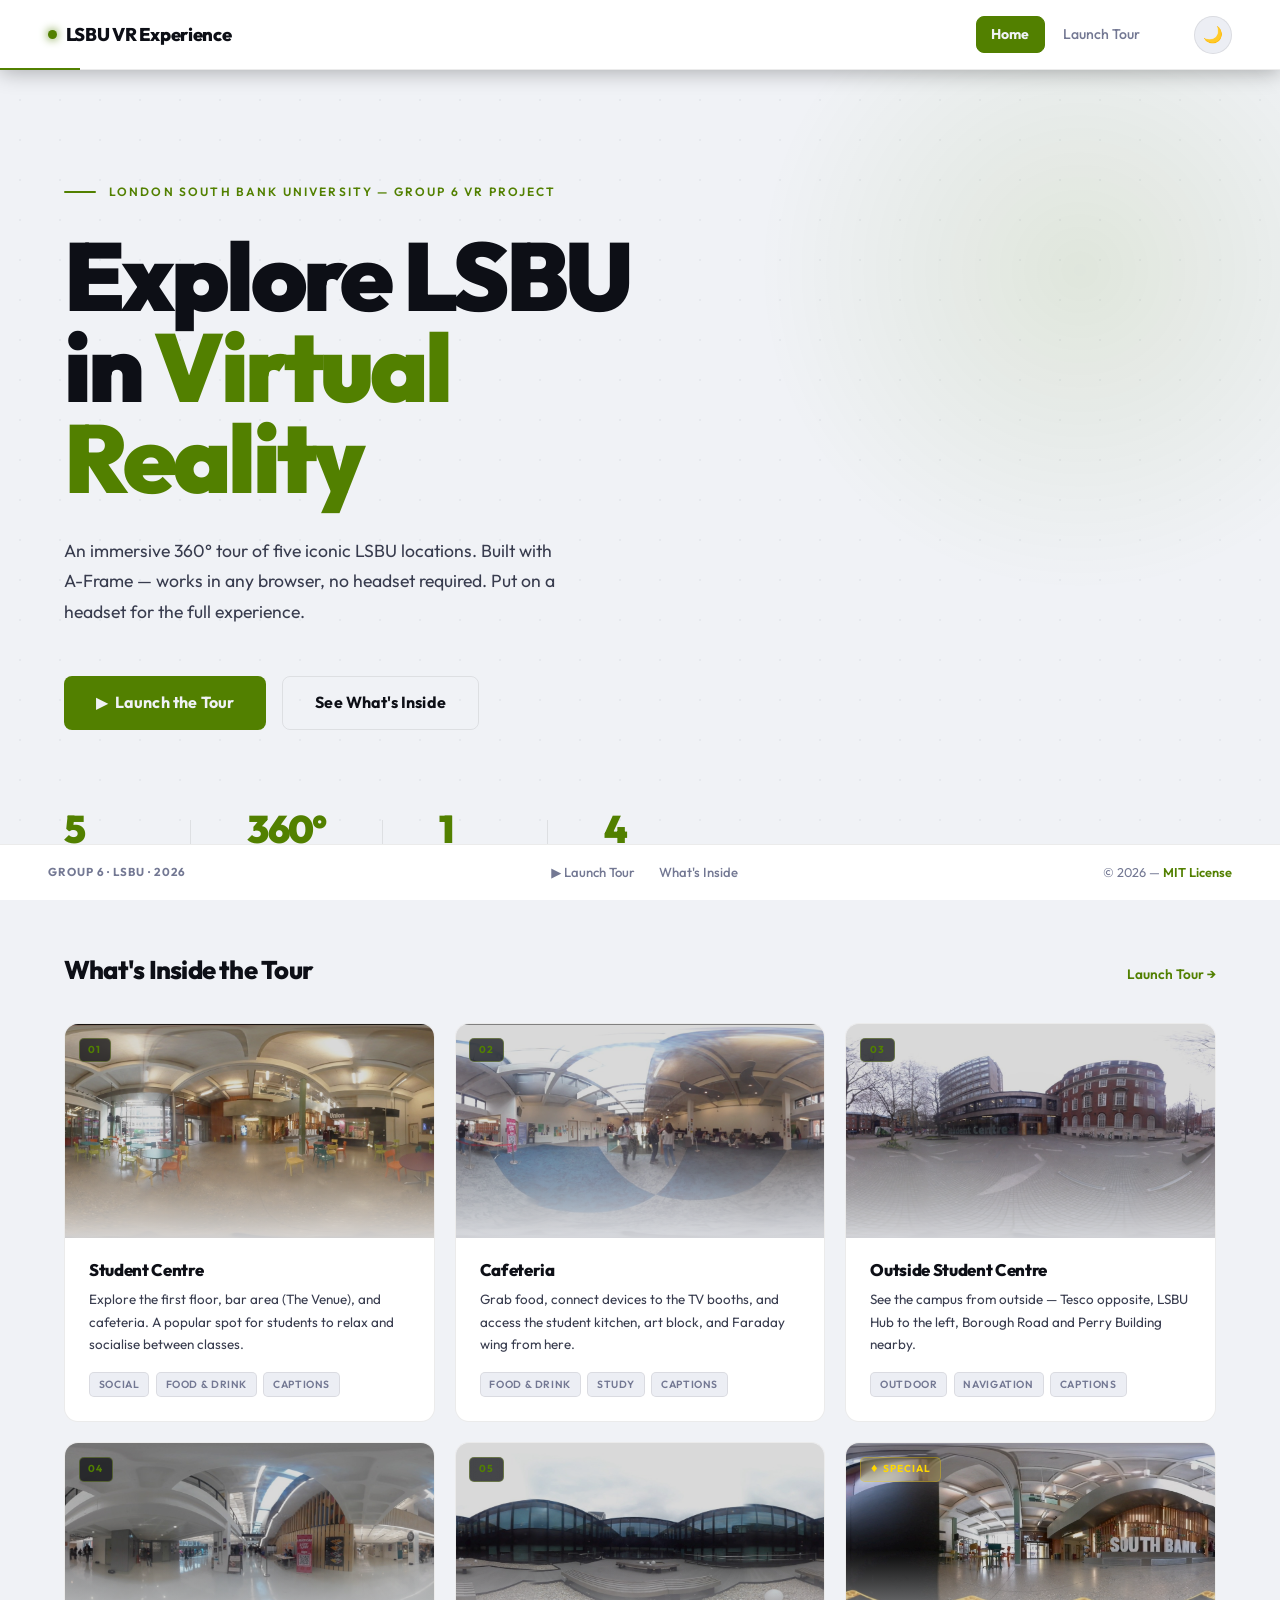
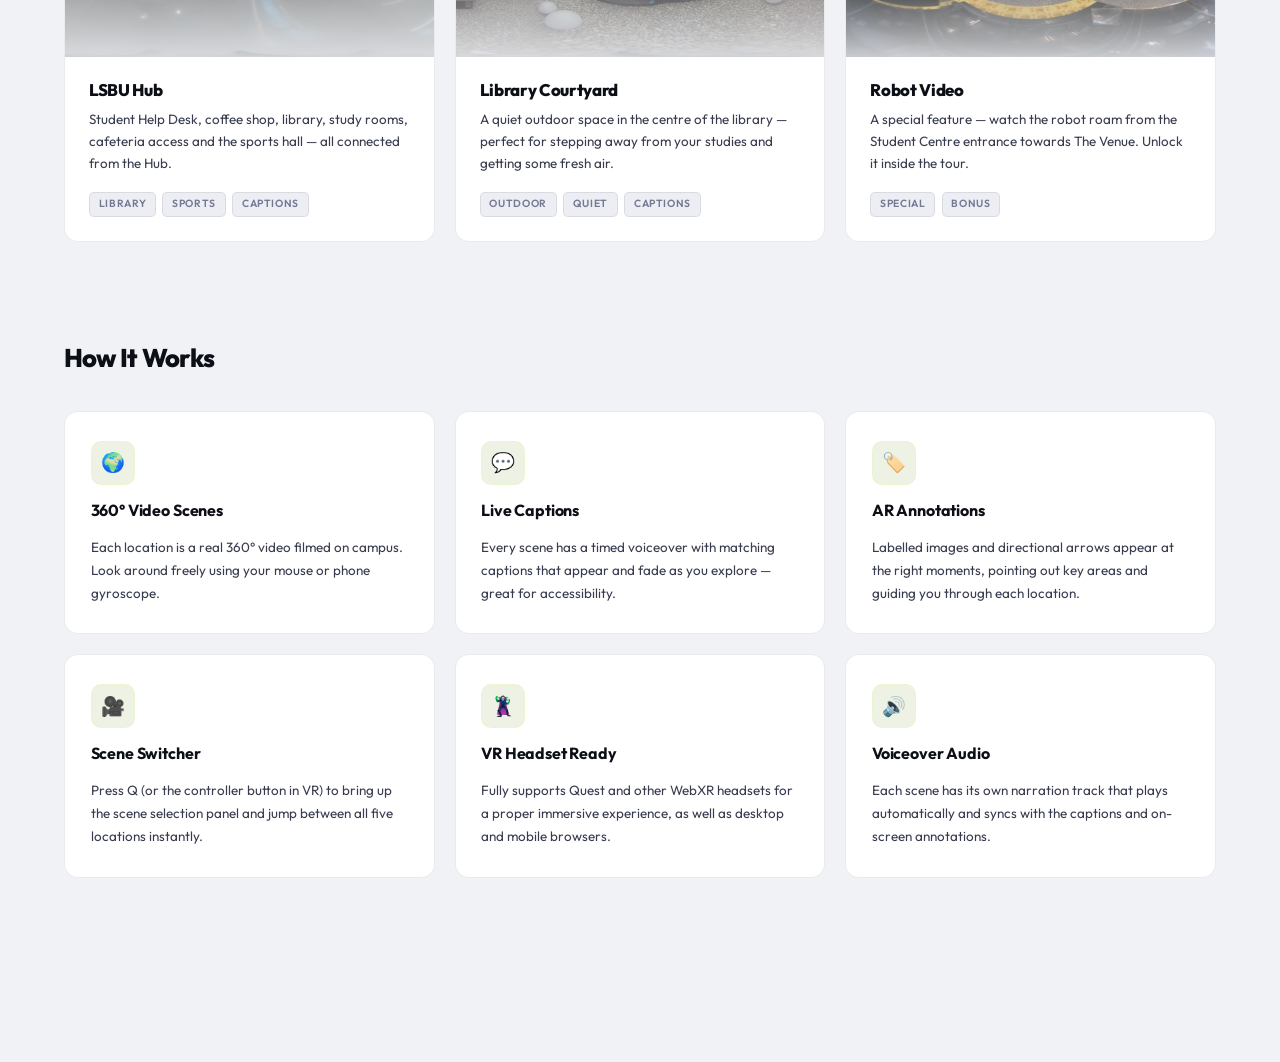
<file: index.html>
<!DOCTYPE html>
<html lang="en">
<head>
    <meta charset="UTF-8" />
    <meta name="viewport" content="width=device-width, initial-scale=1.0" />
    <title>LSBU VR Experience</title>
    <meta name="description" content="Explore London South Bank University through an immersive 360° VR tour built by Group 6." />

    <link rel="preconnect" href="https://fonts.googleapis.com" />
    <link rel="preconnect" href="https://fonts.gstatic.com" crossorigin />
    <link href="https://fonts.googleapis.com/css2?family=Outfit:wght@300;400;500;600;700;800;900&display=swap" rel="stylesheet" />

    <!-- Apply saved theme before paint to avoid colour flash -->
    <script>
        (function () {
            var saved = localStorage.getItem('vr-theme');
            var prefersDark = window.matchMedia('(prefers-color-scheme: dark)').matches;
            if (saved === 'light' || (!saved && !prefersDark)) {
                document.documentElement.setAttribute('data-theme', 'light');
            }
        })();
    </script>

    <link rel="stylesheet" href="css/index.css" />
</head>
<body>

<!-- ══════════════ HEADER ══════════════ -->
<header>
    <a href="index.html" class="logo">
        <span class="logo-pip"></span>
        LSBU&nbsp;VR&nbsp;Experience
    </a>
    <nav>
        <a href="index.html" class="active">Home</a>
        <a href="LsbuTour.html">Launch Tour</a>
    </nav>
    <button class="theme-toggle" id="themeToggle" aria-label="Toggle theme" title="Toggle theme">☀️</button>
</header>


<main>

    <!-- ══════════════ HERO ══════════════ -->
    <section class="hero">
        <div class="hero-orb" aria-hidden="true"></div>

        <p class="hero-eyebrow">London South Bank University &mdash; Group 6 VR Project</p>

        <h1>
            Explore LSBU<br>
            in <span class="accent">Virtual<br>Reality</span>
        </h1>

        <p class="hero-sub">
            An immersive 360&deg; tour of five iconic LSBU locations.
            Built with A-Frame &mdash; works in any browser, no headset required.
            Put on a headset for the full experience.
        </p>

        <div class="hero-actions">
            <a href="LsbuTour.html" class="btn btn-primary">&#9654;&nbsp; Launch the Tour</a>
            <a href="#scenes" class="btn btn-ghost">See What's Inside</a>
        </div>

        <div class="stats-row">
            <div class="stat">
                <span class="stat-num" data-count="5" data-suffix="">5</span>
                <span class="stat-label">Locations</span>
            </div>
            <div class="stat-divider"></div>
            <div class="stat">
                <span class="stat-num" data-count="360" data-suffix="°">360°</span>
                <span class="stat-label">Immersive</span>
            </div>
            <div class="stat-divider"></div>
            <div class="stat">
                <span class="stat-num" data-count="1" data-suffix="">1</span>
                <span class="stat-label">Campus</span>
            </div>
            <div class="stat-divider"></div>
            <div class="stat">
                <span class="stat-num" data-count="4" data-suffix="">4</span>
                <span class="stat-label">Team Members</span>
            </div>
        </div>
    </section>


    <!-- ══════════════ SCENE INFO CARDS ══════════════ -->
    <div class="section-head" id="scenes">
        <h2>What's Inside the Tour</h2>
        <a href="LsbuTour.html">Launch Tour &rarr;</a>
    </div>

    <div class="scenes-grid">

        <!-- 1: Student Centre -->
        <div class="scene-card reveal">
            <div class="card-img-wrap">
                <img src="assets/images/l1.jpeg" alt="Student Centre"
                     onerror="this.style.display='none';this.nextElementSibling.style.display='flex'" />
                <div class="card-placeholder" style="display:none">
                    <span class="card-placeholder-icon">&#127916;</span>
                    <span>Student Centre</span>
                </div>
                <span class="card-badge">01</span>
            </div>
            <div class="card-body">
                <h2 class="card-title">Student Centre</h2>
                <p class="card-desc">Explore the first floor, bar area (The Venue), and cafeteria. A popular spot for students to relax and socialise between classes.</p>
                <div class="card-tags">
                    <span class="card-tag">Social</span>
                    <span class="card-tag">Food &amp; Drink</span>
                    <span class="card-tag">Captions</span>
                </div>
            </div>
        </div>

        <!-- 2: Cafeteria -->
        <div class="scene-card reveal">
            <div class="card-img-wrap">
                <img src="assets/images/l2.jpeg" alt="Cafeteria"
                     onerror="this.style.display='none';this.nextElementSibling.style.display='flex'" />
                <div class="card-placeholder" style="display:none">
                    <span class="card-placeholder-icon">&#127916;</span>
                    <span>Cafeteria</span>
                </div>
                <span class="card-badge">02</span>
            </div>
            <div class="card-body">
                <h2 class="card-title">Cafeteria</h2>
                <p class="card-desc">Grab food, connect devices to the TV booths, and access the student kitchen, art block, and Faraday wing from here.</p>
                <div class="card-tags">
                    <span class="card-tag">Food &amp; Drink</span>
                    <span class="card-tag">Study</span>
                    <span class="card-tag">Captions</span>
                </div>
            </div>
        </div>

        <!-- 3: Outside Student Centre -->
        <div class="scene-card reveal">
            <div class="card-img-wrap">
                <img src="assets/images/l3.jpeg" alt="Outside Student Centre"
                     onerror="this.style.display='none';this.nextElementSibling.style.display='flex'" />
                <div class="card-placeholder" style="display:none">
                    <span class="card-placeholder-icon">&#127916;</span>
                    <span>Outside Student Centre</span>
                </div>
                <span class="card-badge">03</span>
            </div>
            <div class="card-body">
                <h2 class="card-title">Outside Student Centre</h2>
                <p class="card-desc">See the campus from outside — Tesco opposite, LSBU Hub to the left, Borough Road and Perry Building nearby.</p>
                <div class="card-tags">
                    <span class="card-tag">Outdoor</span>
                    <span class="card-tag">Navigation</span>
                    <span class="card-tag">Captions</span>
                </div>
            </div>
        </div>

        <!-- 4: LSBU Hub -->
        <div class="scene-card reveal">
            <div class="card-img-wrap">
                <img src="assets/images/l4.jpeg" alt="LSBU Hub"
                     onerror="this.style.display='none';this.nextElementSibling.style.display='flex'" />
                <div class="card-placeholder" style="display:none">
                    <span class="card-placeholder-icon">&#127916;</span>
                    <span>LSBU Hub</span>
                </div>
                <span class="card-badge">04</span>
            </div>
            <div class="card-body">
                <h2 class="card-title">LSBU Hub</h2>
                <p class="card-desc">Student Help Desk, coffee shop, library, study rooms, cafeteria access and the sports hall — all connected from the Hub.</p>
                <div class="card-tags">
                    <span class="card-tag">Library</span>
                    <span class="card-tag">Sports</span>
                    <span class="card-tag">Captions</span>
                </div>
            </div>
        </div>

        <!-- 5: Library Courtyard -->
        <div class="scene-card reveal">
            <div class="card-img-wrap">
                <img src="assets/images/l5.jpeg" alt="Library Courtyard"
                     onerror="this.style.display='none';this.nextElementSibling.style.display='flex'" />
                <div class="card-placeholder" style="display:none">
                    <span class="card-placeholder-icon">&#127916;</span>
                    <span>Library Courtyard</span>
                </div>
                <span class="card-badge">05</span>
            </div>
            <div class="card-body">
                <h2 class="card-title">Library Courtyard</h2>
                <p class="card-desc">A quiet outdoor space in the centre of the library — perfect for stepping away from your studies and getting some fresh air.</p>
                <div class="card-tags">
                    <span class="card-tag">Outdoor</span>
                    <span class="card-tag">Quiet</span>
                    <span class="card-tag">Captions</span>
                </div>
            </div>
        </div>

        <!-- Robot special -->
        <div class="scene-card reveal">
            <div class="card-img-wrap">
                <img src="assets/images/robot.jpg" alt="Robot Special Feature"
                     onerror="this.style.display='none';this.nextElementSibling.style.display='flex'" />
                <div class="card-placeholder" style="display:none">
                    <span class="card-placeholder-icon">&#129302;</span>
                    <span>Robot Special Feature</span>
                </div>
                <span class="card-badge" style="background:rgba(255,215,0,0.15);color:#FFD700;border-color:rgba(255,215,0,0.3)">&#9830; Special</span>
            </div>
            <div class="card-body">
                <h2 class="card-title">Robot Video</h2>
                <p class="card-desc">A special feature — watch the robot roam from the Student Centre entrance towards The Venue. Unlock it inside the tour.</p>
                <div class="card-tags">
                    <span class="card-tag">Special</span>
                    <span class="card-tag">Bonus</span>
                </div>
            </div>
        </div>

    </div>


    <!-- ══════════════ FEATURES ══════════════ -->
    <div class="section-head">
        <h2>How It Works</h2>
    </div>

    <div class="features-section">
        <div class="features-row">

            <div class="feature-card reveal">
                <div class="feature-icon">&#x1F30D;</div>
                <div class="feature-title">360&deg; Video Scenes</div>
                <p class="feature-desc">Each location is a real 360&deg; video filmed on campus. Look around freely using your mouse or phone gyroscope.</p>
            </div>

            <div class="feature-card reveal">
                <div class="feature-icon">&#x1F4AC;</div>
                <div class="feature-title">Live Captions</div>
                <p class="feature-desc">Every scene has a timed voiceover with matching captions that appear and fade as you explore — great for accessibility.</p>
            </div>

            <div class="feature-card reveal">
                <div class="feature-icon">&#x1F3F7;&#xFE0F;</div>
                <div class="feature-title">AR Annotations</div>
                <p class="feature-desc">Labelled images and directional arrows appear at the right moments, pointing out key areas and guiding you through each location.</p>
            </div>

            <div class="feature-card reveal">
                <div class="feature-icon">&#x1F3A5;</div>
                <div class="feature-title">Scene Switcher</div>
                <p class="feature-desc">Press Q (or the controller button in VR) to bring up the scene selection panel and jump between all five locations instantly.</p>
            </div>

            <div class="feature-card reveal">
                <div class="feature-icon">&#x1F9B9;</div>
                <div class="feature-title">VR Headset Ready</div>
                <p class="feature-desc">Fully supports Quest and other WebXR headsets for a proper immersive experience, as well as desktop and mobile browsers.</p>
            </div>

            <div class="feature-card reveal">
                <div class="feature-icon">&#x1F50A;</div>
                <div class="feature-title">Voiceover Audio</div>
                <p class="feature-desc">Each scene has its own narration track that plays automatically and syncs with the captions and on-screen annotations.</p>
            </div>

        </div>
    </div>

</main>


<!-- ══════════════ FOOTER ══════════════ -->
<footer>
    <span class="footer-left">Group 6 &middot; LSBU &middot; 2026</span>
    <div class="footer-center">
        <a href="LsbuTour.html">&#9654; Launch Tour</a>
        <a href="#scenes">What's Inside</a>
    </div>
    <span class="footer-right">&copy; 2026 &mdash; <a href="LICENSE.txt">MIT License</a></span>
</footer>

<script src="js/theme.js"></script>
<script src="js/main.js"></script>

</body>
</html>
</file>
<file: css/index.css>
/*
  index.css
  Styles for the landing page (index.html) only.
  This is the ONLY CSS file the project needs now —
  LsbuTour.html handles its own look entirely through A-Frame.

  Contents:
    1.  Font import
    2.  CSS reset
    3.  Colour variables — dark and light mode
    4.  Base body and HTML
    5.  Fixed header
    6.  Logo and animated dot
    7.  Nav links
    8.  Theme toggle button
    9.  Fixed footer
    10. Hero section
    11. Stats row
    12. Section heading
    13. Scene cards grid
    14. Features row
    15. Reusable bits — tag badge, buttons
    16. Animations
    17. Responsive
*/


/* ─────────────────────────────────────
   1. Font — Outfit from Google Fonts
───────────────────────────────────── */
@import url('https://fonts.googleapis.com/css2?family=Outfit:wght@300;400;500;600;700;800;900&display=swap');


/* ─────────────────────────────────────
   2. CSS Reset
───────────────────────────────────── */
*, *::before, *::after {
  margin: 0;
  padding: 0;
  box-sizing: border-box;
}


/* ─────────────────────────────────────
   3. Colour Variables
   Dark mode is the default.
   Light mode applies when theme.js sets
   data-theme="light" on the <html> element.
───────────────────────────────────── */
:root {
  --bg:           #07080c;
  --bg-2:         #0c0e14;
  --surface:      #101318;
  --surface-2:    #181c26;
  --surface-3:    #1f2435;
  --border:       rgba(255, 255, 255, 0.06);
  --border-hover: rgba(212, 255, 71, 0.4);
  --accent:       #d4ff47;
  --accent-dim:   #aacf30;
  --accent-glow:  rgba(212, 255, 71, 0.1);
  --text:         #eceef5;
  --text-2:       #9da0b3;
  --muted:        #4e5264;
  --shadow:       rgba(0, 0, 0, 0.6);
  --shadow-lg:    rgba(0, 0, 0, 0.8);

  --header-h: 70px;
  --footer-h: 56px;
  --max-w:    1280px;
  --radius:   14px;
  --radius-sm: 8px;
  --radius-xs: 5px;
  --ease:     0.2s ease;
  --font:     'Outfit', system-ui, sans-serif;
}

[data-theme="light"] {
  --bg:           #f0f2f6;
  --bg-2:         #ffffff;
  --surface:      #ffffff;
  --surface-2:    #eceef4;
  --surface-3:    #e0e3ec;
  --border:       rgba(0, 0, 0, 0.08);
  --border-hover: rgba(80, 130, 0, 0.5);
  --accent:       #528000;
  --accent-dim:   #3a5c00;
  --accent-glow:  rgba(82, 128, 0, 0.1);
  --text:         #0d0f16;
  --text-2:       #383c4e;
  --muted:        #737893;
  --shadow:       rgba(0, 0, 0, 0.08);
  --shadow-lg:    rgba(0, 0, 0, 0.15);
}


/* ─────────────────────────────────────
   4. Base
───────────────────────────────────── */
html {
  scroll-padding-top: var(--header-h);
  scroll-behavior: smooth;
  font-size: 16px;
}

body {
  font-family: var(--font);
  background: var(--bg);
  color: var(--text);
  min-height: 100vh;
  padding-top: var(--header-h);
  padding-bottom: var(--footer-h);
  overflow-x: hidden;
  line-height: 1.6;
  -webkit-font-smoothing: antialiased;
  transition: background var(--ease), color var(--ease);
}


/* ─────────────────────────────────────
   5. Header — fixed at the top
───────────────────────────────────── */
header {
  position: fixed;
  top: 0; left: 0; right: 0;
  height: var(--header-h);
  z-index: 300;
  background: var(--bg-2);
  border-bottom: 1px solid var(--border);
  display: flex;
  align-items: center;
  padding: 0 3rem;
  gap: 2rem;
  box-shadow: 0 1px 30px var(--shadow);
  transition: background var(--ease), border-color var(--ease);
}

/* Short lime-green accent line under the header */
header::after {
  content: '';
  position: absolute;
  bottom: -1px; left: 0;
  width: 80px; height: 2px;
  background: var(--accent);
}


/* ─────────────────────────────────────
   6. Logo + pulsing dot
───────────────────────────────────── */
.logo {
  font-family: var(--font);
  font-weight: 800;
  font-size: 1.15rem;
  letter-spacing: -0.02em;
  color: var(--text);
  text-decoration: none;
  white-space: nowrap;
  flex-shrink: 0;
  display: flex;
  align-items: center;
  gap: 0.55rem;
  transition: opacity 0.2s;
}
.logo:hover { opacity: 0.75; }

.logo-pip {
  width: 9px; height: 9px;
  border-radius: 50%;
  background: var(--accent);
  flex-shrink: 0;
  box-shadow: 0 0 10px var(--accent);
  animation: pip 2.8s ease-in-out infinite;
}

@keyframes pip {
  0%, 100% { opacity: 1;   transform: scale(1);    box-shadow: 0 0 10px var(--accent); }
  50%       { opacity: 0.4; transform: scale(0.55); box-shadow: 0 0 3px  var(--accent); }
}


/* ─────────────────────────────────────
   7. Nav links
───────────────────────────────────── */
nav {
  display: flex;
  align-items: center;
  gap: 0.2rem;
  margin-left: auto;
}

nav a {
  font-family: var(--font);
  font-size: 0.88rem;
  font-weight: 500;
  color: var(--muted);
  text-decoration: none;
  padding: 0.42rem 0.9rem;
  border-radius: var(--radius-sm);
  border: 1px solid transparent;
  white-space: nowrap;
  transition: color var(--ease), background var(--ease), border-color var(--ease);
}

nav a:hover {
  color: var(--text);
  background: var(--surface-2);
  border-color: var(--border);
}

nav a.active {
  color: var(--bg);
  background: var(--accent);
  border-color: var(--accent);
  font-weight: 700;
}

nav a.active:hover {
  background: var(--accent-dim);
  border-color: var(--accent-dim);
}


/* ─────────────────────────────────────
   8. Theme toggle button
───────────────────────────────────── */
.theme-toggle {
  margin-left: 0.4rem;
  width: 38px; height: 38px;
  border-radius: 50%;
  border: 1px solid var(--border);
  background: var(--surface-2);
  color: var(--text);
  cursor: pointer;
  display: flex;
  align-items: center;
  justify-content: center;
  font-size: 1rem;
  flex-shrink: 0;
  transition: border-color var(--ease), transform 0.2s;
}
.theme-toggle:hover { border-color: var(--accent); transform: rotate(20deg); }


/* ─────────────────────────────────────
   9. Footer — fixed at the bottom
───────────────────────────────────── */
footer {
  position: fixed;
  bottom: 0; left: 0; right: 0;
  height: var(--footer-h);
  background: var(--bg-2);
  border-top: 1px solid var(--border);
  display: flex;
  align-items: center;
  justify-content: space-between;
  padding: 0 3rem;
  z-index: 300;
  transition: background var(--ease), border-color var(--ease);
}

.footer-left {
  font-family: var(--font);
  font-size: 0.72rem;
  font-weight: 700;
  color: var(--muted);
  letter-spacing: 0.08em;
  text-transform: uppercase;
}

.footer-center {
  display: flex;
  align-items: center;
  gap: 1.5rem;
}

.footer-center a {
  font-size: 0.82rem;
  color: var(--muted);
  text-decoration: none;
  font-weight: 500;
  transition: color var(--ease);
}
.footer-center a:hover { color: var(--accent); }

.footer-right { font-size: 0.8rem; color: var(--muted); }
.footer-right a {
  color: var(--accent);
  text-decoration: none;
  font-weight: 600;
  transition: opacity 0.2s;
}
.footer-right a:hover { opacity: 0.7; }


/* ─────────────────────────────────────
   10. Hero Section
───────────────────────────────────── */
.hero {
  position: relative;
  min-height: calc(100vh - var(--header-h) - var(--footer-h));
  display: flex;
  flex-direction: column;
  justify-content: center;
  padding: 7rem 4rem 5rem;
  max-width: var(--max-w);
  margin: 0 auto;
}

/* Subtle dot grid behind the hero */
.hero::before {
  content: '';
  position: fixed;
  inset: 0;
  background-image: radial-gradient(circle, var(--muted) 1px, transparent 1px);
  background-size: 40px 40px;
  z-index: -1;
  opacity: 0.08;
  pointer-events: none;
}

/* Big floating glow blob in the top-right */
.hero-orb {
  position: absolute;
  width: 700px; height: 700px;
  border-radius: 50%;
  background: radial-gradient(circle, var(--accent-glow) 0%, transparent 65%);
  top: -150px; right: -150px;
  pointer-events: none;
  animation: orbFloat 10s ease-in-out infinite;
}

@keyframes orbFloat {
  0%, 100% { transform: translate(0, 0)        scale(1);    }
  40%       { transform: translate(-20px, 25px) scale(1.05); }
  70%       { transform: translate(15px, -15px) scale(0.96); }
}

/* Small uppercase label above the headline */
.hero-eyebrow {
  font-family: var(--font);
  font-size: 0.75rem;
  font-weight: 600;
  letter-spacing: 0.18em;
  text-transform: uppercase;
  color: var(--accent);
  margin-bottom: 1.8rem;
  display: flex;
  align-items: center;
  gap: 0.8rem;
  opacity: 0;
  animation: fadeUp 0.7s 0.1s forwards;
}

.hero-eyebrow::before {
  content: '';
  display: block;
  width: 32px; height: 2px;
  background: var(--accent);
  border-radius: 2px;
  flex-shrink: 0;
}

.hero h1 {
  font-family: var(--font);
  font-size: clamp(3.8rem, 7.5vw, 7rem);
  font-weight: 900;
  line-height: 0.95;
  letter-spacing: -0.04em;
  color: var(--text);
  margin-bottom: 2rem;
  opacity: 0;
  animation: fadeUp 0.7s 0.2s forwards;
}

.hero h1 .accent { color: var(--accent); }

.hero-sub {
  font-size: 1.1rem;
  line-height: 1.75;
  color: var(--text-2);
  max-width: 500px;
  font-weight: 400;
  margin-bottom: 3rem;
  opacity: 0;
  animation: fadeUp 0.7s 0.32s forwards;
}

/* The single big CTA button that goes to LsbuTour.html */
.hero-actions {
  display: flex;
  gap: 1rem;
  flex-wrap: wrap;
  margin-bottom: 5rem;
  opacity: 0;
  animation: fadeUp 0.7s 0.42s forwards;
}


/* ─────────────────────────────────────
   11. Stats Row
───────────────────────────────────── */
.stats-row {
  display: flex;
  align-items: center;
  gap: 3.5rem;
  opacity: 0;
  animation: fadeUp 0.7s 0.52s forwards;
}

.stat { display: flex; flex-direction: column; gap: 0.25rem; }

.stat-num {
  font-family: var(--font);
  font-size: 2.4rem;
  font-weight: 900;
  color: var(--accent);
  letter-spacing: -0.04em;
  line-height: 1;
}

.stat-label {
  font-size: 0.7rem;
  font-weight: 600;
  color: var(--muted);
  letter-spacing: 0.08em;
  text-transform: uppercase;
}

.stat-divider {
  width: 1px; height: 40px;
  background: var(--border);
  flex-shrink: 0;
}


/* ─────────────────────────────────────
   12. Section Headings
───────────────────────────────────── */
.section-head {
  display: flex;
  align-items: baseline;
  justify-content: space-between;
  gap: 1rem;
  margin: 0 auto 2rem;
  padding: 0 4rem;
  max-width: var(--max-w);
  opacity: 0;
  animation: fadeUp 0.7s 0.6s forwards;
}

.section-head h2 {
  font-family: var(--font);
  font-size: 1.6rem;
  font-weight: 800;
  letter-spacing: -0.03em;
}

.section-head a {
  font-size: 0.85rem;
  font-weight: 600;
  color: var(--accent);
  text-decoration: none;
  white-space: nowrap;
  transition: opacity 0.2s;
}
.section-head a:hover { opacity: 0.7; }


/* ─────────────────────────────────────
   13. Scene Cards Grid
   These are now info-only — they show what's
   inside the tour but clicking goes to LsbuTour.html
───────────────────────────────────── */
.scenes-grid {
  display: grid;
  grid-template-columns: repeat(3, 1fr);
  gap: 1.25rem;
  padding: 0 4rem 6rem;
  max-width: var(--max-w);
  margin: 0 auto;
  opacity: 0;
  animation: fadeUp 0.7s 0.7s forwards;
}

.scene-card {
  position: relative;
  border-radius: var(--radius);
  overflow: hidden;
  border: 1px solid var(--border);
  background: var(--surface);
  display: flex;
  flex-direction: column;
  transition: border-color 0.25s, transform 0.25s, box-shadow 0.25s;
}

.scene-card:hover {
  border-color: var(--border-hover);
  transform: translateY(-5px);
  box-shadow: 0 20px 56px var(--shadow-lg);
}

/* Image area — fixed aspect ratio */
.card-img-wrap {
  position: relative;
  width: 100%;
  padding-top: 58%;
  overflow: hidden;
  background: var(--surface-3);
}

.card-img-wrap img {
  position: absolute;
  inset: 0;
  width: 100%; height: 100%;
  object-fit: cover;
  transition: transform 0.5s ease, filter 0.3s;
  filter: brightness(0.85);
}

/* Show a placeholder box if the image file isn't there yet */
.card-img-wrap .card-placeholder {
  position: absolute;
  inset: 0;
  display: flex;
  flex-direction: column;
  align-items: center;
  justify-content: center;
  gap: 0.6rem;
  background: var(--surface-2);
  color: var(--muted);
  font-size: 0.8rem;
  font-weight: 500;
  letter-spacing: 0.05em;
  text-transform: uppercase;
}

.card-placeholder-icon { font-size: 2.2rem; opacity: 0.35; }

.scene-card:hover .card-img-wrap img { transform: scale(1.05); filter: brightness(1); }

/* Gradient fading from bottom of the image */
.card-img-wrap::after {
  content: '';
  position: absolute;
  inset: 0;
  background: linear-gradient(to top, rgba(7,8,12,0.88) 0%, transparent 50%);
  pointer-events: none;
}

[data-theme="light"] .card-img-wrap::after {
  background: linear-gradient(to top, rgba(240,242,246,0.82) 0%, transparent 50%);
}

/* Scene number badge — top-left of the image */
.card-badge {
  position: absolute;
  top: 0.85rem; left: 0.85rem;
  z-index: 2;
  font-family: var(--font);
  font-size: 0.63rem;
  font-weight: 700;
  letter-spacing: 0.1em;
  text-transform: uppercase;
  background: rgba(7,8,12,0.7);
  color: var(--accent);
  border: 1px solid rgba(212,255,71,0.25);
  border-radius: var(--radius-xs);
  padding: 0.2rem 0.55rem;
  backdrop-filter: blur(8px);
  transition: border-color 0.2s;
}
.scene-card:hover .card-badge { border-color: var(--accent); }

/* Card text area */
.card-body {
  padding: 1.4rem 1.5rem 1.5rem;
  display: flex;
  flex-direction: column;
  gap: 0.5rem;
  flex: 1;
}

.card-title {
  font-family: var(--font);
  font-size: 1.05rem;
  font-weight: 800;
  letter-spacing: -0.02em;
  line-height: 1.2;
  color: var(--text);
}

.card-desc {
  font-size: 0.84rem;
  color: var(--text-2);
  line-height: 1.65;
}

/* Small tag chips at the bottom of a card */
.card-tags {
  display: flex;
  flex-wrap: wrap;
  gap: 0.4rem;
  margin-top: 0.6rem;
}

.card-tag {
  font-family: var(--font);
  font-size: 0.65rem;
  font-weight: 600;
  letter-spacing: 0.06em;
  text-transform: uppercase;
  padding: 0.2rem 0.55rem;
  border-radius: var(--radius-xs);
  background: var(--surface-2);
  color: var(--muted);
  border: 1px solid var(--border);
}


/* ─────────────────────────────────────
   14. Features Row
───────────────────────────────────── */
.features-section {
  padding: 0 4rem 8rem;
  max-width: var(--max-w);
  margin: 0 auto;
}

.features-row {
  display: grid;
  grid-template-columns: repeat(3, 1fr);
  gap: 1.25rem;
  opacity: 0;
  animation: fadeUp 0.7s 0.85s forwards;
}

.feature-card {
  background: var(--surface);
  border: 1px solid var(--border);
  border-radius: var(--radius);
  padding: 1.8rem 1.6rem;
  display: flex;
  flex-direction: column;
  gap: 0.8rem;
  transition: border-color var(--ease), background var(--ease), transform 0.2s;
}
.feature-card:hover {
  border-color: var(--border-hover);
  background: var(--surface-2);
  transform: translateY(-3px);
}

.feature-icon {
  width: 44px; height: 44px;
  border-radius: 10px;
  background: var(--accent-glow);
  border: 1px solid rgba(212,255,71,0.15);
  display: flex;
  align-items: center;
  justify-content: center;
  font-size: 1.2rem;
}

.feature-title {
  font-family: var(--font);
  font-size: 1rem;
  font-weight: 700;
  letter-spacing: -0.01em;
  color: var(--text);
}

.feature-desc {
  font-size: 0.84rem;
  color: var(--text-2);
  line-height: 1.7;
}


/* ─────────────────────────────────────
   15. Reusable bits
───────────────────────────────────── */
.tag {
  display: inline-block;
  font-family: var(--font);
  font-size: 0.68rem;
  font-weight: 700;
  letter-spacing: 0.1em;
  text-transform: uppercase;
  padding: 0.22rem 0.6rem;
  border-radius: var(--radius-xs);
  background: var(--accent-glow);
  color: var(--accent);
  border: 1px solid rgba(212, 255, 71, 0.2);
}

.btn {
  display: inline-flex;
  align-items: center;
  gap: 0.5rem;
  padding: 0.82rem 2rem;
  border-radius: var(--radius-sm);
  font-family: var(--font);
  font-size: 1rem;
  font-weight: 700;
  cursor: pointer;
  text-decoration: none;
  border: none;
  letter-spacing: 0.01em;
  transition: all 0.2s;
}

.btn-primary {
  background: var(--accent);
  color: var(--bg);
}
.btn-primary:hover {
  background: var(--accent-dim);
  transform: translateY(-2px);
  box-shadow: 0 10px 32px var(--accent-glow);
}

.btn-ghost {
  background: transparent;
  color: var(--text);
  border: 1px solid var(--border);
}
.btn-ghost:hover { border-color: var(--accent); color: var(--accent); }


/* ─────────────────────────────────────
   16. Scroll reveal — used by main.js
───────────────────────────────────── */
.reveal {
  opacity: 0;
  transform: translateY(24px);
  transition: opacity 0.5s ease, transform 0.5s ease;
}
.reveal.visible { opacity: 1; transform: translateY(0); }

@keyframes fadeUp {
  from { opacity: 0; transform: translateY(22px); }
  to   { opacity: 1; transform: translateY(0); }
}

/* Custom scrollbar */
::-webkit-scrollbar              { width: 5px; }
::-webkit-scrollbar-track        { background: var(--bg); }
::-webkit-scrollbar-thumb        { background: var(--surface-3); border-radius: 3px; }
::-webkit-scrollbar-thumb:hover  { background: var(--muted); }


/* ─────────────────────────────────────
   17. Responsive
───────────────────────────────────── */
@media (max-width: 1100px) {
  .hero             { padding: 6rem 3rem 4rem; }
  .section-head     { padding: 0 3rem; }
  .scenes-grid      { padding: 0 3rem 5rem; }
  .features-section { padding: 0 3rem 6rem; }
}

@media (max-width: 900px) {
  header { padding: 0 1.6rem; gap: 1rem; }
  footer { padding: 0 1.6rem; }
  nav a  { font-size: 0.82rem; padding: 0.38rem 0.7rem; }
  .scenes-grid  { grid-template-columns: 1fr 1fr; }
  .features-row { grid-template-columns: 1fr 1fr; }
}

@media (max-width: 640px) {
  header { padding: 0 1rem; gap: 0.6rem; }
  footer { padding: 0 1rem; }
  .footer-left, .footer-center { display: none; }
  nav a:not(.active):not(:last-of-type) { display: none; }
  .hero             { padding: 4rem 1.4rem 3rem; }
  .hero h1          { font-size: clamp(3rem, 12vw, 4.5rem); }
  .hero-orb         { width: 280px; height: 280px; top: -60px; right: -80px; }
  .section-head     { padding: 0 1.4rem; }
  .scenes-grid      { grid-template-columns: 1fr; padding: 0 1.4rem 4rem; }
  .features-section { padding: 0 1.4rem 4rem; }
  .features-row     { grid-template-columns: 1fr; }
  .stats-row        { gap: 2rem; flex-wrap: wrap; }
}
</file>
